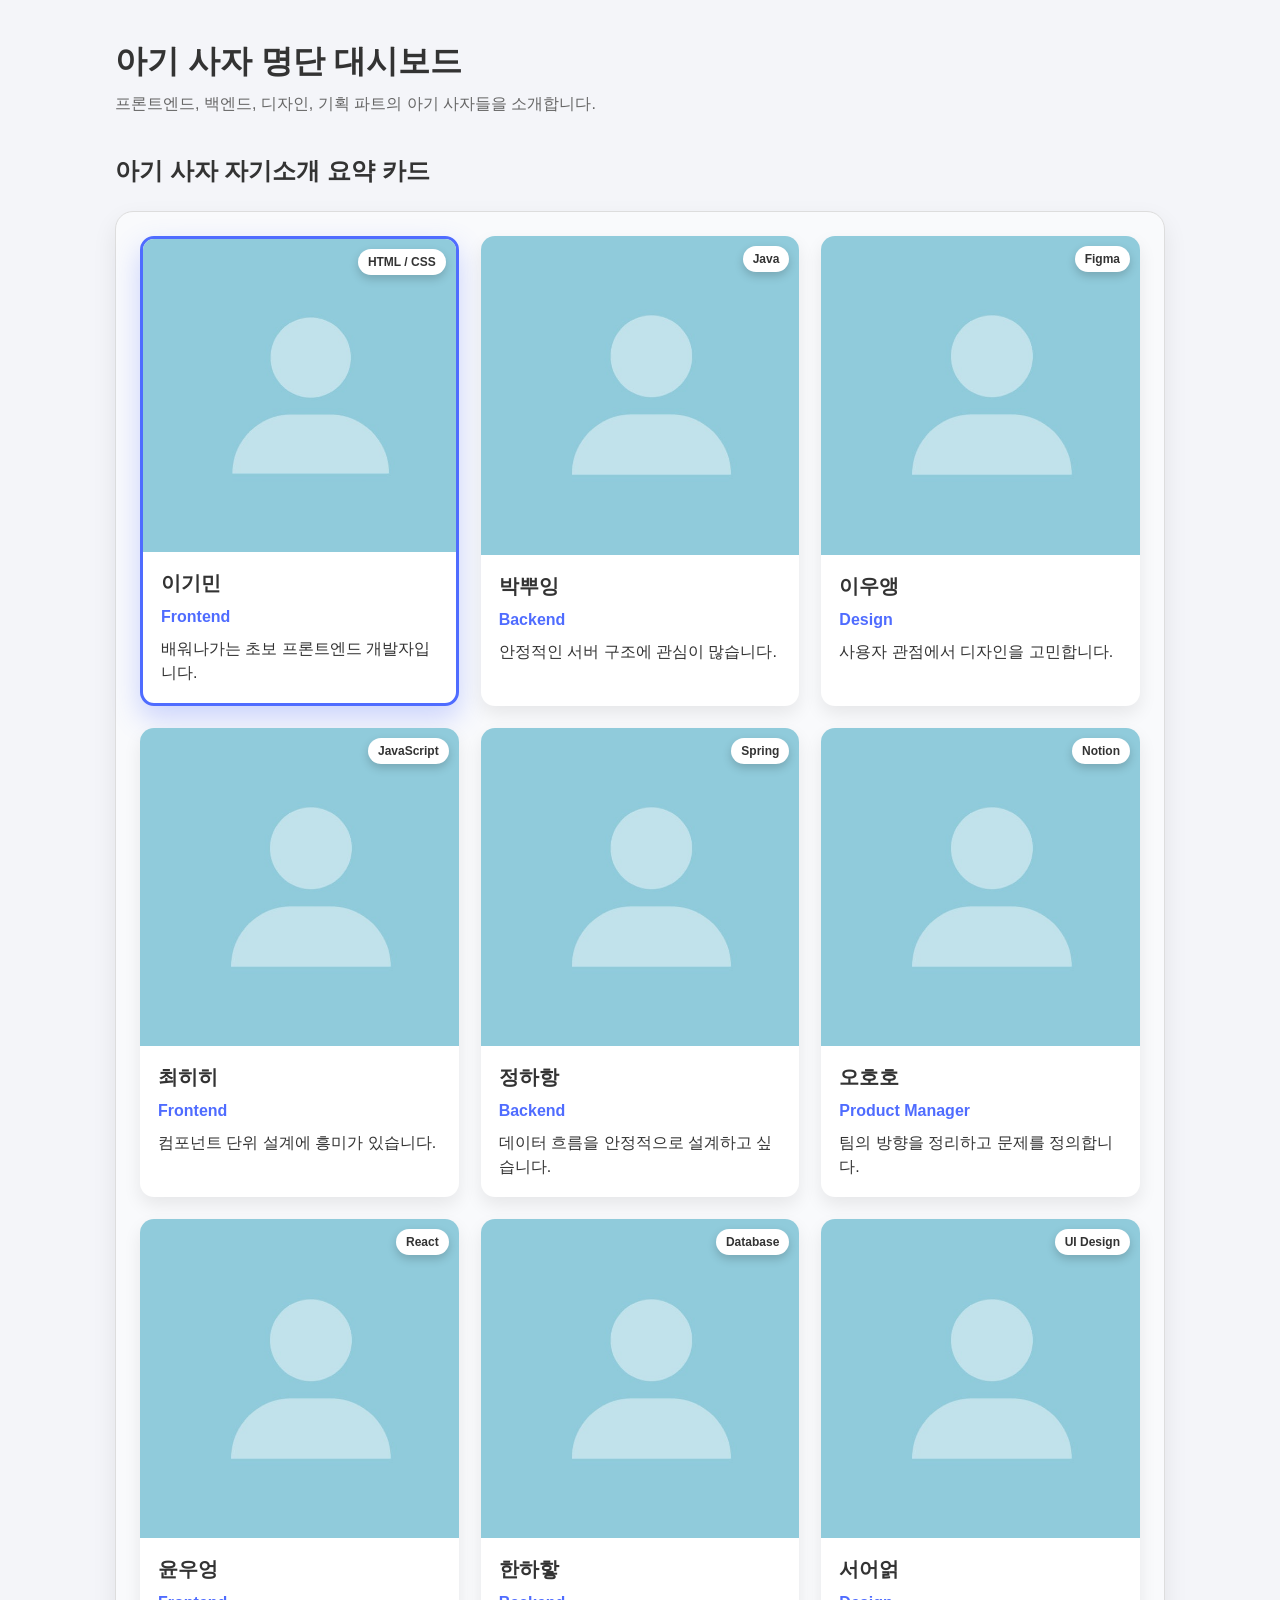
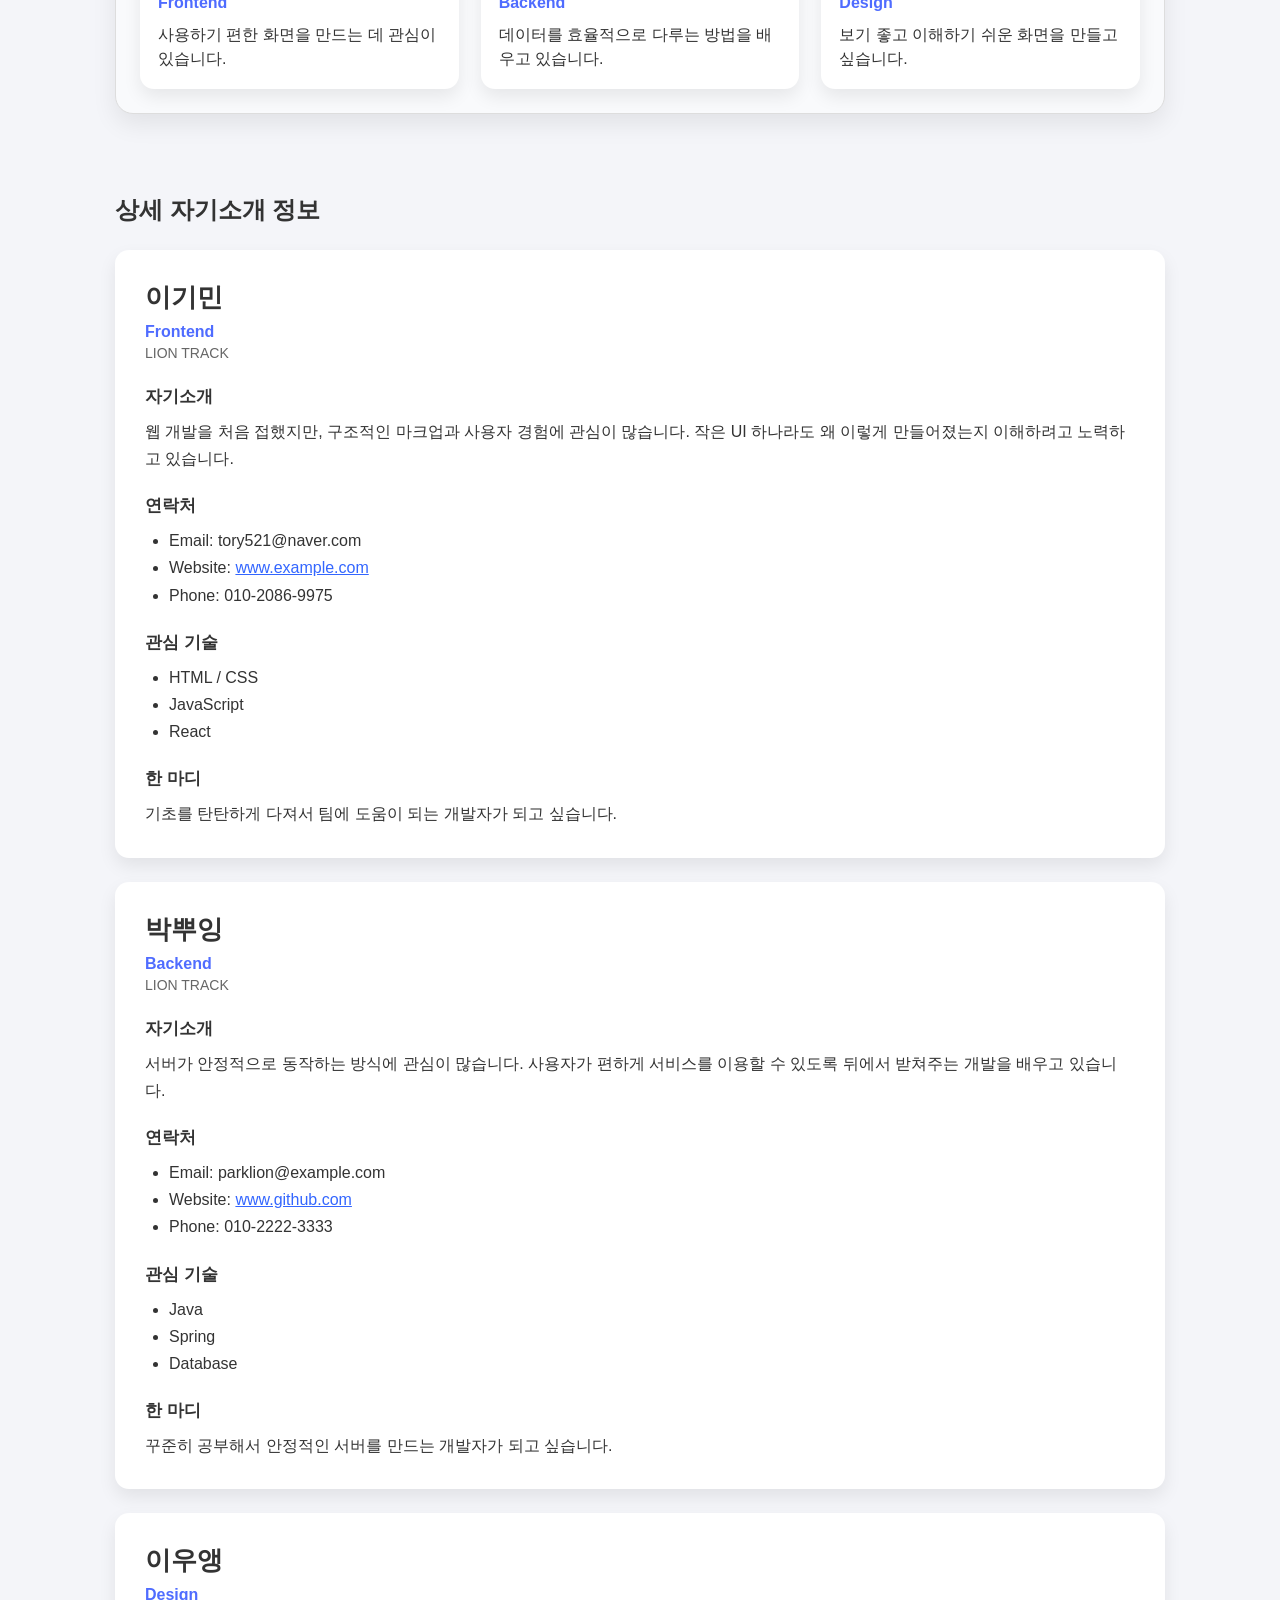
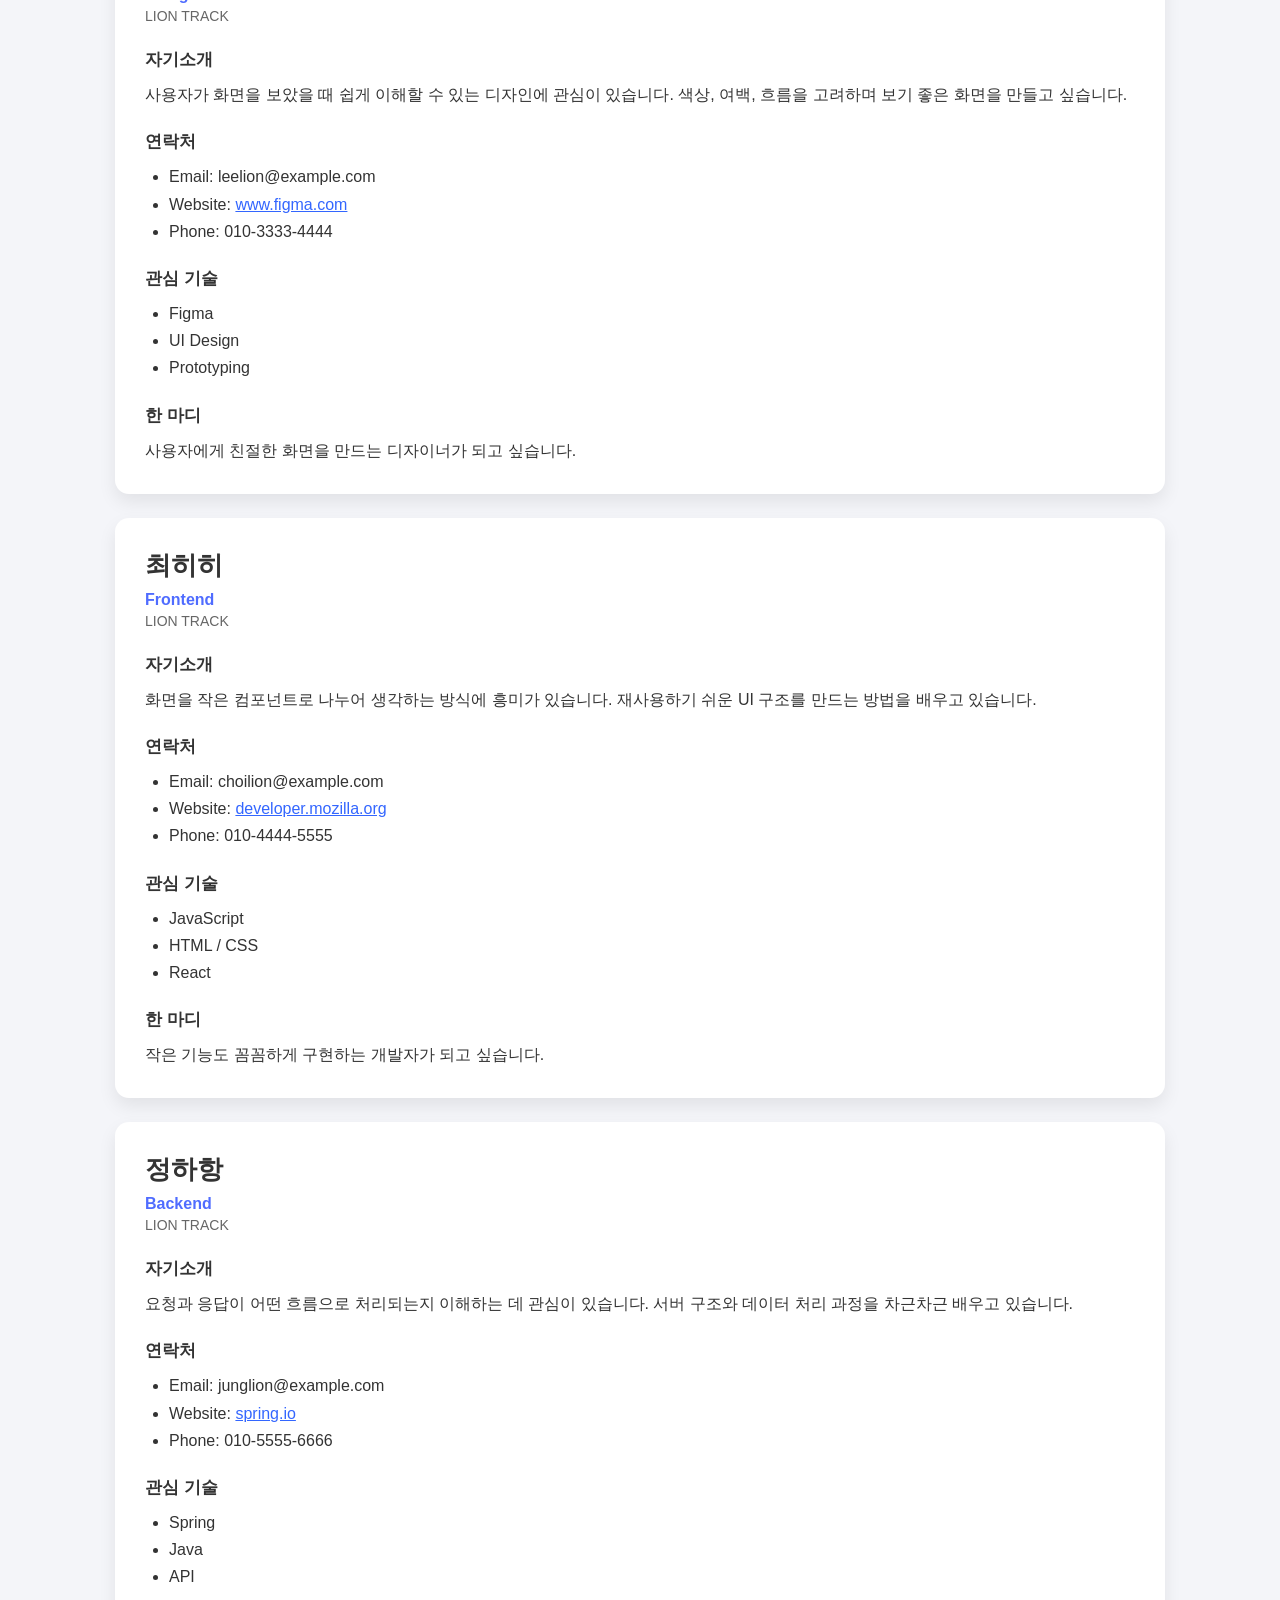
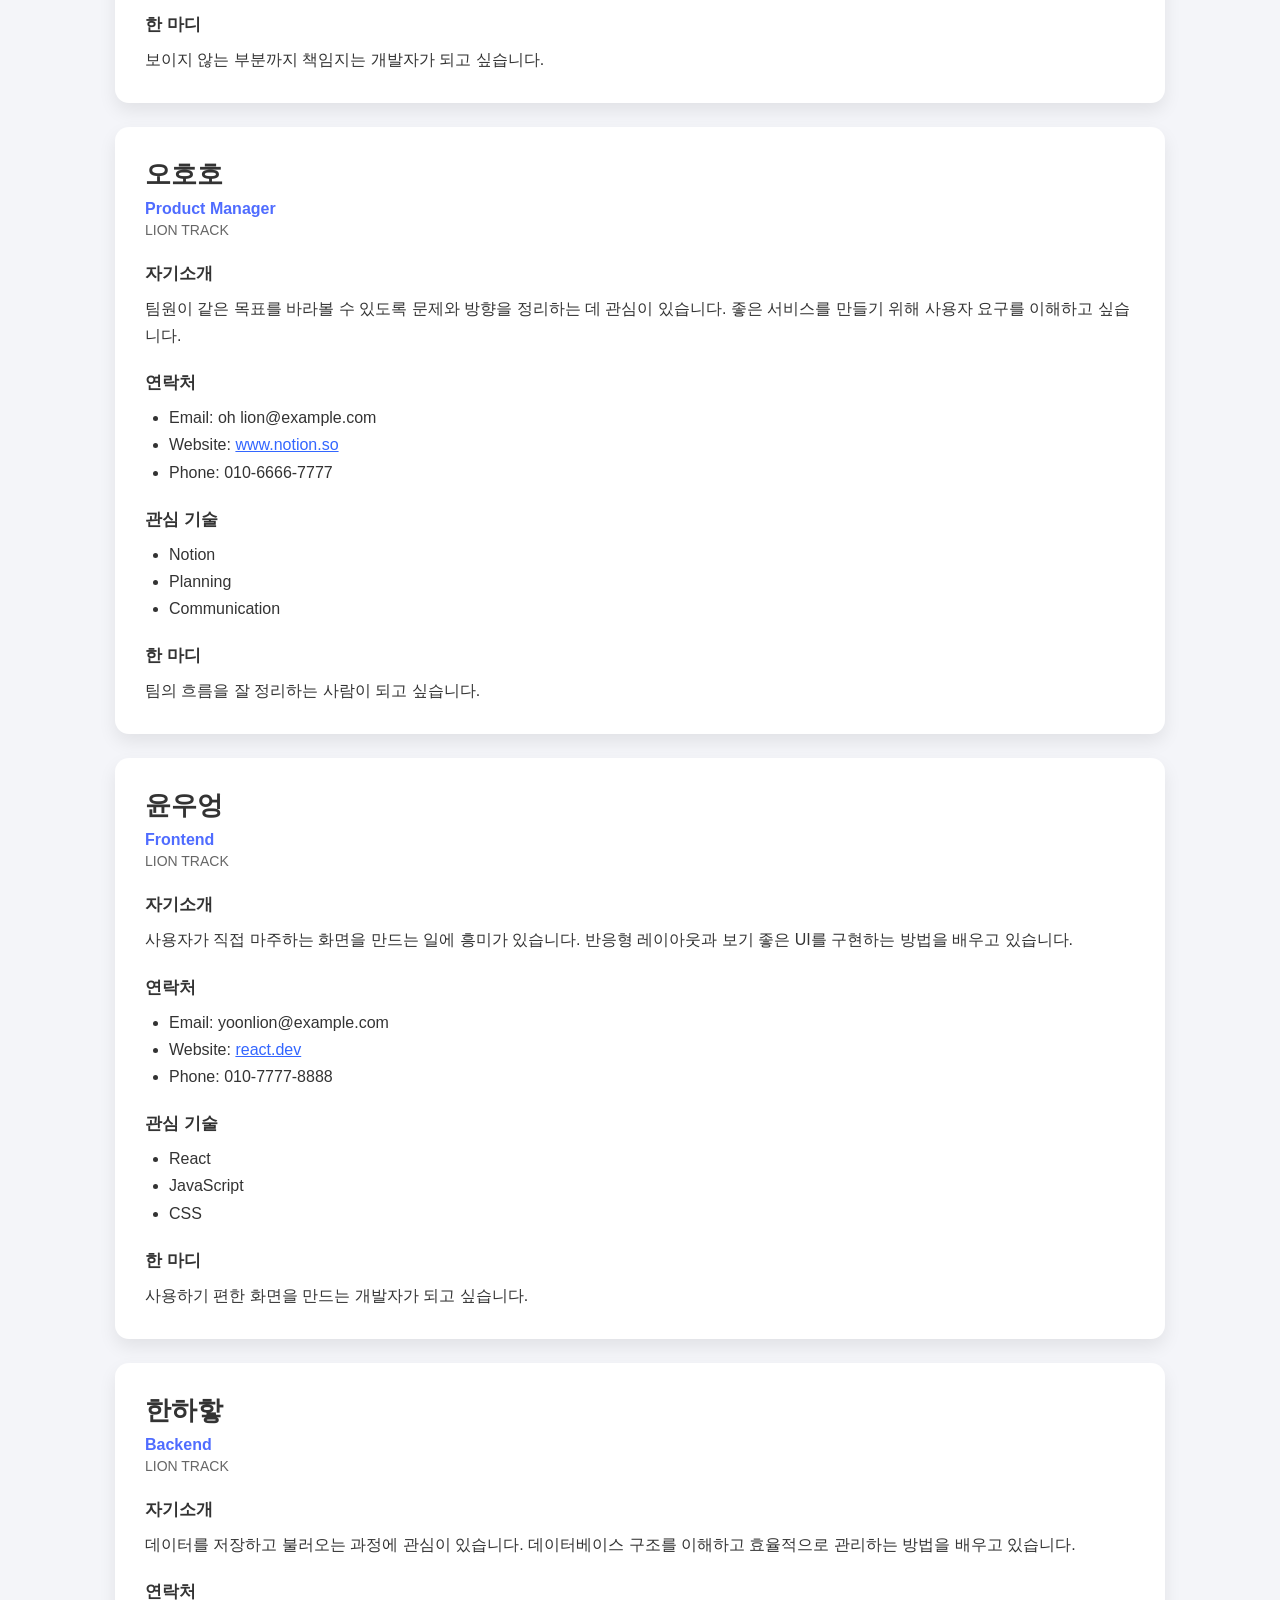
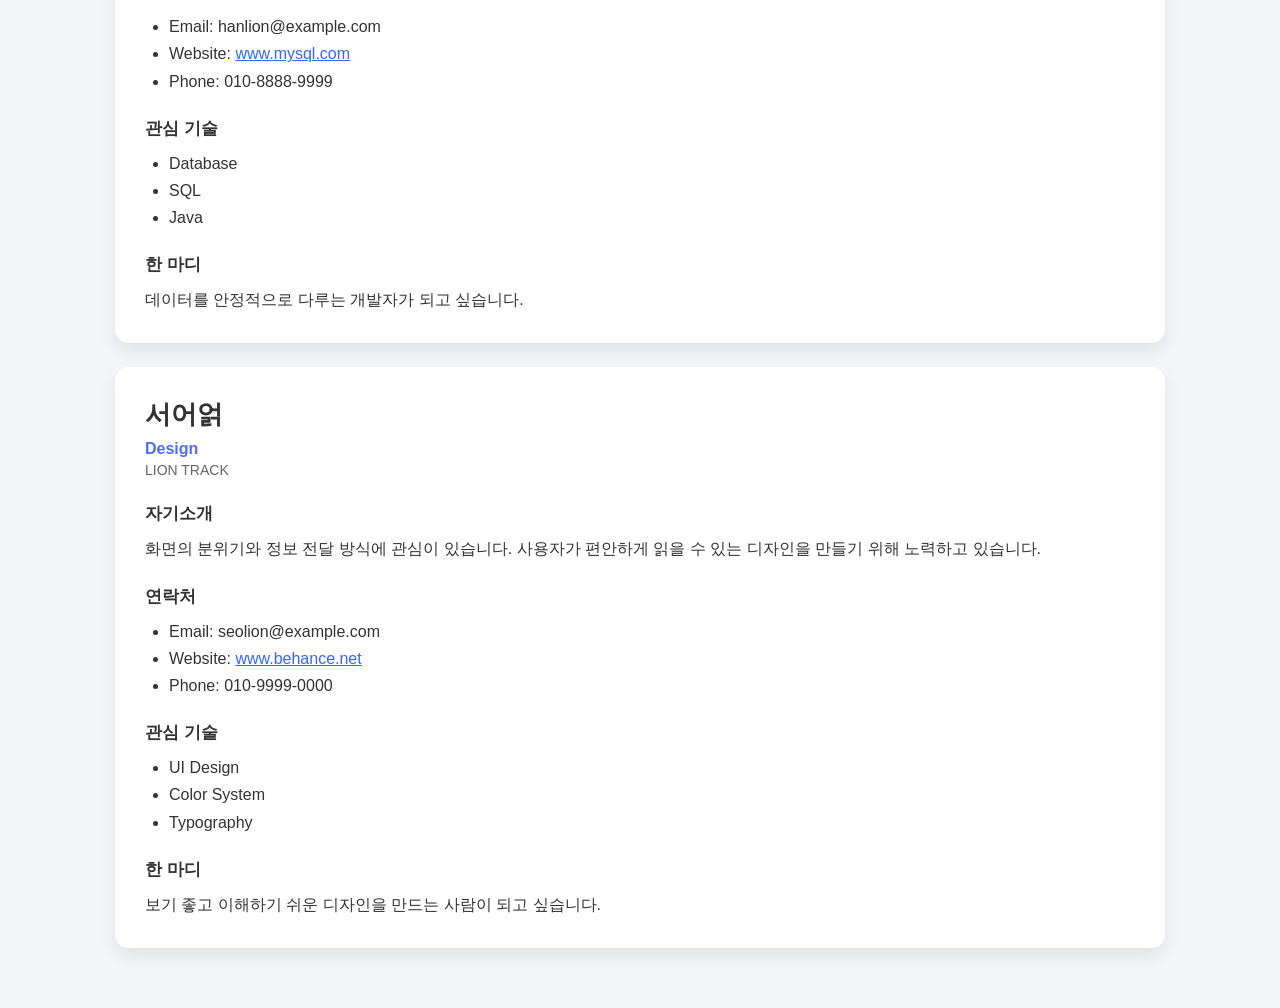
<file: index.html>
<!DOCTYPE html>
<html lang="ko">
<head>
  <meta charset="UTF-8">
  <title>아기 사자 명단 대시보드</title>
  <link rel="stylesheet" href="style.css">
</head>
<body>
  <main class="page">

    <header class="page-header">
      <h1>아기 사자 명단 대시보드</h1>
      <p>프론트엔드, 백엔드, 디자인, 기획 파트의 아기 사자들을 소개합니다.</p>
    </header>

    <section class="summary-section">
      <h2>아기 사자 자기소개 요약 카드</h2>

      <div class="card-grid">

        <article class="summary-card my-card">
          <div class="image-box">
            <img src="profile.png" alt="김아기사자 프로필 이미지">
            <span class="badge">HTML / CSS</span>
          </div>
          <div class="summary-content">
            <h3>이기민</h3>
            <p class="part">Frontend</p>
            <p>배워나가는 초보 프론트엔드 개발자입니다.</p>
          </div>
        </article>

        <article class="summary-card">
          <div class="image-box">
            <img src="profile.png" alt="박아기사자 프로필 이미지">
            <span class="badge">Java</span>
          </div>
          <div class="summary-content">
            <h3>박뿌잉</h3>
            <p class="part">Backend</p>
            <p>안정적인 서버 구조에 관심이 많습니다.</p>
          </div>
        </article>

        <article class="summary-card">
          <div class="image-box">
            <img src="profile.png" alt="이아기사자 프로필 이미지">
            <span class="badge">Figma</span>
          </div>
          <div class="summary-content">
            <h3>이우앵</h3>
            <p class="part">Design</p>
            <p>사용자 관점에서 디자인을 고민합니다.</p>
          </div>
        </article>

        <article class="summary-card">
          <div class="image-box">
            <img src="profile.png" alt="최아기사자 프로필 이미지">
            <span class="badge">JavaScript</span>
          </div>
          <div class="summary-content">
            <h3>최히히</h3>
            <p class="part">Frontend</p>
            <p>컴포넌트 단위 설계에 흥미가 있습니다.</p>
          </div>
        </article>

        <article class="summary-card">
          <div class="image-box">
            <img src="profile.png" alt="정아기사자 프로필 이미지">
            <span class="badge">Spring</span>
          </div>
          <div class="summary-content">
            <h3>정하항</h3>
            <p class="part">Backend</p>
            <p>데이터 흐름을 안정적으로 설계하고 싶습니다.</p>
          </div>
        </article>

        <article class="summary-card">
          <div class="image-box">
            <img src="profile.png" alt="오아기사자 프로필 이미지">
            <span class="badge">Notion</span>
          </div>
          <div class="summary-content">
            <h3>오호호</h3>
            <p class="part">Product Manager</p>
            <p>팀의 방향을 정리하고 문제를 정의합니다.</p>
          </div>
        </article>

        <article class="summary-card">
          <div class="image-box">
            <img src="profile.png" alt="윤아기사자 프로필 이미지">
            <span class="badge">React</span>
          </div>
          <div class="summary-content">
            <h3>윤우엉</h3>
            <p class="part">Frontend</p>
            <p>사용하기 편한 화면을 만드는 데 관심이 있습니다.</p>
          </div>
        </article>

        <article class="summary-card">
          <div class="image-box">
            <img src="profile.png" alt="한아기사자 프로필 이미지">
            <span class="badge">Database</span>
          </div>
          <div class="summary-content">
            <h3>한하핳</h3>
            <p class="part">Backend</p>
            <p>데이터를 효율적으로 다루는 방법을 배우고 있습니다.</p>
          </div>
        </article>

        <article class="summary-card">
          <div class="image-box">
            <img src="profile.png" alt="서아기사자 프로필 이미지">
            <span class="badge">UI Design</span>
          </div>
          <div class="summary-content">
            <h3>서어얽</h3>
            <p class="part">Design</p>
            <p>보기 좋고 이해하기 쉬운 화면을 만들고 싶습니다.</p>
          </div>
        </article>

      </div>
    </section>

    <section class="detail-section">
      <h2>상세 자기소개 정보</h2>

      <article class="detail-card">
        <h3>이기민</h3>
        <p class="part">Frontend</p>
        <p class="club">LION TRACK</p>

        <section class="info-group">
          <h4>자기소개</h4>
          <p>
            웹 개발을 처음 접했지만, 구조적인 마크업과 사용자 경험에 관심이 많습니다.
            작은 UI 하나라도 왜 이렇게 만들어졌는지 이해하려고 노력하고 있습니다.
          </p>
        </section>

        <section class="info-group">
          <h4>연락처</h4>
          <ul>
            <li>Email: tory521@naver.com</li>
            <li>Website: <a href="https://www.example.com">www.example.com</a></li>
            <li>Phone: 010-2086-9975</li>
          </ul>
        </section>

        <section class="info-group">
          <h4>관심 기술</h4>
          <ul>
            <li>HTML / CSS</li>
            <li>JavaScript</li>
            <li>React</li>
          </ul>
        </section>

        <section class="info-group">
          <h4>한 마디</h4>
          <p>기초를 탄탄하게 다져서 팀에 도움이 되는 개발자가 되고 싶습니다.</p>
        </section>
      </article>

      <article class="detail-card">
        <h3>박뿌잉</h3>
        <p class="part">Backend</p>
        <p class="club">LION TRACK</p>

        <section class="info-group">
          <h4>자기소개</h4>
          <p>
            서버가 안정적으로 동작하는 방식에 관심이 많습니다.
            사용자가 편하게 서비스를 이용할 수 있도록 뒤에서 받쳐주는 개발을 배우고 있습니다.
          </p>
        </section>

        <section class="info-group">
          <h4>연락처</h4>
          <ul>
            <li>Email: parklion@example.com</li>
            <li>Website: <a href="https://www.github.com">www.github.com</a></li>
            <li>Phone: 010-2222-3333</li>
          </ul>
        </section>

        <section class="info-group">
          <h4>관심 기술</h4>
          <ul>
            <li>Java</li>
            <li>Spring</li>
            <li>Database</li>
          </ul>
        </section>

        <section class="info-group">
          <h4>한 마디</h4>
          <p>꾸준히 공부해서 안정적인 서버를 만드는 개발자가 되고 싶습니다.</p>
        </section>
      </article>

      <article class="detail-card">
        <h3>이우앵</h3>
        <p class="part">Design</p>
        <p class="club">LION TRACK</p>

        <section class="info-group">
          <h4>자기소개</h4>
          <p>
            사용자가 화면을 보았을 때 쉽게 이해할 수 있는 디자인에 관심이 있습니다.
            색상, 여백, 흐름을 고려하며 보기 좋은 화면을 만들고 싶습니다.
          </p>
        </section>

        <section class="info-group">
          <h4>연락처</h4>
          <ul>
            <li>Email: leelion@example.com</li>
            <li>Website: <a href="https://www.figma.com">www.figma.com</a></li>
            <li>Phone: 010-3333-4444</li>
          </ul>
        </section>

        <section class="info-group">
          <h4>관심 기술</h4>
          <ul>
            <li>Figma</li>
            <li>UI Design</li>
            <li>Prototyping</li>
          </ul>
        </section>

        <section class="info-group">
          <h4>한 마디</h4>
          <p>사용자에게 친절한 화면을 만드는 디자이너가 되고 싶습니다.</p>
        </section>
      </article>

      <article class="detail-card">
        <h3>최히히</h3>
        <p class="part">Frontend</p>
        <p class="club">LION TRACK</p>

        <section class="info-group">
          <h4>자기소개</h4>
          <p>
            화면을 작은 컴포넌트로 나누어 생각하는 방식에 흥미가 있습니다.
            재사용하기 쉬운 UI 구조를 만드는 방법을 배우고 있습니다.
          </p>
        </section>

        <section class="info-group">
          <h4>연락처</h4>
          <ul>
            <li>Email: choilion@example.com</li>
            <li>Website: <a href="https://developer.mozilla.org">developer.mozilla.org</a></li>
            <li>Phone: 010-4444-5555</li>
          </ul>
        </section>

        <section class="info-group">
          <h4>관심 기술</h4>
          <ul>
            <li>JavaScript</li>
            <li>HTML / CSS</li>
            <li>React</li>
          </ul>
        </section>

        <section class="info-group">
          <h4>한 마디</h4>
          <p>작은 기능도 꼼꼼하게 구현하는 개발자가 되고 싶습니다.</p>
        </section>
      </article>

      <article class="detail-card">
        <h3>정하항</h3>
        <p class="part">Backend</p>
        <p class="club">LION TRACK</p>

        <section class="info-group">
          <h4>자기소개</h4>
          <p>
            요청과 응답이 어떤 흐름으로 처리되는지 이해하는 데 관심이 있습니다.
            서버 구조와 데이터 처리 과정을 차근차근 배우고 있습니다.
          </p>
        </section>

        <section class="info-group">
          <h4>연락처</h4>
          <ul>
            <li>Email: junglion@example.com</li>
            <li>Website: <a href="https://spring.io">spring.io</a></li>
            <li>Phone: 010-5555-6666</li>
          </ul>
        </section>

        <section class="info-group">
          <h4>관심 기술</h4>
          <ul>
            <li>Spring</li>
            <li>Java</li>
            <li>API</li>
          </ul>
        </section>

        <section class="info-group">
          <h4>한 마디</h4>
          <p>보이지 않는 부분까지 책임지는 개발자가 되고 싶습니다.</p>
        </section>
      </article>

      <article class="detail-card">
        <h3>오호호</h3>
        <p class="part">Product Manager</p>
        <p class="club">LION TRACK</p>

        <section class="info-group">
          <h4>자기소개</h4>
          <p>
            팀원이 같은 목표를 바라볼 수 있도록 문제와 방향을 정리하는 데 관심이 있습니다.
            좋은 서비스를 만들기 위해 사용자 요구를 이해하고 싶습니다.
          </p>
        </section>

        <section class="info-group">
          <h4>연락처</h4>
          <ul>
            <li>Email: oh lion@example.com</li>
            <li>Website: <a href="https://www.notion.so">www.notion.so</a></li>
            <li>Phone: 010-6666-7777</li>
          </ul>
        </section>

        <section class="info-group">
          <h4>관심 기술</h4>
          <ul>
            <li>Notion</li>
            <li>Planning</li>
            <li>Communication</li>
          </ul>
        </section>

        <section class="info-group">
          <h4>한 마디</h4>
          <p>팀의 흐름을 잘 정리하는 사람이 되고 싶습니다.</p>
        </section>
      </article>

      <article class="detail-card">
        <h3>윤우엉</h3>
        <p class="part">Frontend</p>
        <p class="club">LION TRACK</p>

        <section class="info-group">
          <h4>자기소개</h4>
          <p>
            사용자가 직접 마주하는 화면을 만드는 일에 흥미가 있습니다.
            반응형 레이아웃과 보기 좋은 UI를 구현하는 방법을 배우고 있습니다.
          </p>
        </section>

        <section class="info-group">
          <h4>연락처</h4>
          <ul>
            <li>Email: yoonlion@example.com</li>
            <li>Website: <a href="https://react.dev">react.dev</a></li>
            <li>Phone: 010-7777-8888</li>
          </ul>
        </section>

        <section class="info-group">
          <h4>관심 기술</h4>
          <ul>
            <li>React</li>
            <li>JavaScript</li>
            <li>CSS</li>
          </ul>
        </section>

        <section class="info-group">
          <h4>한 마디</h4>
          <p>사용하기 편한 화면을 만드는 개발자가 되고 싶습니다.</p>
        </section>
      </article>

      <article class="detail-card">
        <h3>한하핳</h3>
        <p class="part">Backend</p>
        <p class="club">LION TRACK</p>

        <section class="info-group">
          <h4>자기소개</h4>
          <p>
            데이터를 저장하고 불러오는 과정에 관심이 있습니다.
            데이터베이스 구조를 이해하고 효율적으로 관리하는 방법을 배우고 있습니다.
          </p>
        </section>

        <section class="info-group">
          <h4>연락처</h4>
          <ul>
            <li>Email: hanlion@example.com</li>
            <li>Website: <a href="https://www.mysql.com">www.mysql.com</a></li>
            <li>Phone: 010-8888-9999</li>
          </ul>
        </section>

        <section class="info-group">
          <h4>관심 기술</h4>
          <ul>
            <li>Database</li>
            <li>SQL</li>
            <li>Java</li>
          </ul>
        </section>

        <section class="info-group">
          <h4>한 마디</h4>
          <p>데이터를 안정적으로 다루는 개발자가 되고 싶습니다.</p>
        </section>
      </article>

      <article class="detail-card">
        <h3>서어얽</h3>
        <p class="part">Design</p>
        <p class="club">LION TRACK</p>

        <section class="info-group">
          <h4>자기소개</h4>
          <p>
            화면의 분위기와 정보 전달 방식에 관심이 있습니다.
            사용자가 편안하게 읽을 수 있는 디자인을 만들기 위해 노력하고 있습니다.
          </p>
        </section>

        <section class="info-group">
          <h4>연락처</h4>
          <ul>
            <li>Email: seolion@example.com</li>
            <li>Website: <a href="https://www.behance.net">www.behance.net</a></li>
            <li>Phone: 010-9999-0000</li>
          </ul>
        </section>

        <section class="info-group">
          <h4>관심 기술</h4>
          <ul>
            <li>UI Design</li>
            <li>Color System</li>
            <li>Typography</li>
          </ul>
        </section>

        <section class="info-group">
          <h4>한 마디</h4>
          <p>보기 좋고 이해하기 쉬운 디자인을 만드는 사람이 되고 싶습니다.</p>
        </section>
      </article>

    </section>

  </main>
</body>
</html>
</file>
<file: style.css>
* {
  box-sizing: border-box;
}

body {
  margin: 0;
  background-color: #f4f5f9;
  color: #333333;
  font-family: Arial, sans-serif;
}

.page {
  width: 90%;
  max-width: 1050px;
  margin: 40px auto;
}

.page-header {
  margin-bottom: 40px;
}

.page-header h1 {
  margin: 0 0 10px;
  font-size: 32px;
}

.page-header p {
  margin: 0;
  color: #666666;
}

.summary-section,
.detail-section {
  margin-bottom: 60px;
}

.summary-section h2,
.detail-section h2 {
  margin-bottom: 24px;
  font-size: 24px;
}

.card-grid {
  padding: 24px;
  background-color: #f9fafc;
  border: 1px solid #dddddd;
  border-radius: 18px;
  box-shadow: 0 10px 25px rgba(0, 0, 0, 0.08);

  display: grid;
  grid-template-columns: 1fr;
  gap: 22px;
}

.summary-card {
  overflow: hidden;
  background-color: white;
  border-radius: 14px;
  box-shadow: 0 8px 18px rgba(0, 0, 0, 0.08);

  display: flex;
  flex-direction: column;
}

.my-card {
  border: 3px solid #4f6cff;
  box-shadow: 0 12px 28px rgba(79, 108, 255, 0.28);
}

.image-box {
  position: relative;
  width: 100%;
}

.image-box img {
  display: block;
  width: 100%;
  aspect-ratio: 1 / 1;
  object-fit: cover;
}

.badge {
  position: absolute;
  top: 10px;
  right: 10px;

  padding: 6px 10px;
  background-color: white;
  color: #333333;
  border-radius: 999px;
  font-size: 12px;
  font-weight: bold;
  box-shadow: 0 4px 10px rgba(0, 0, 0, 0.18);
}

.summary-content {
  padding: 18px;

  display: flex;
  flex-direction: column;
  gap: 8px;
}

.summary-content h3 {
  margin: 0;
  font-size: 20px;
}

.summary-content p {
  margin: 0;
  line-height: 1.5;
}

.part {
  color: #4f6cff;
  font-weight: bold;
}

.detail-section {
  display: flex;
  flex-direction: column;
  gap: 24px;
}

.detail-section h2 {
  margin-bottom: 0;
}

.detail-card {
  padding: 30px;
  background-color: white;
  border-radius: 14px;
  box-shadow: 0 8px 18px rgba(0, 0, 0, 0.08);
}

.detail-card h3 {
  margin: 0;
  font-size: 26px;
}

.detail-card > .part {
  margin: 8px 0 4px;
}

.club {
  margin: 0 0 24px;
  color: #666666;
  font-size: 14px;
}

.info-group {
  margin-top: 22px;
}

.info-group h4 {
  margin: 0 0 10px;
  font-size: 17px;
}

.info-group p {
  margin: 0;
  line-height: 1.7;
}

ul {
  margin: 0;
  padding-left: 24px;
  line-height: 1.7;
}

a {
  color: #3366ff;
}

/* 태블릿 / 중간 화면: 2열 */
@media screen and (min-width: 700px) {
  .card-grid {
    grid-template-columns: repeat(2, 1fr);
  }
}

/* 데스크톱 화면: 3열 */
@media screen and (min-width: 1000px) {
  .card-grid {
    grid-template-columns: repeat(3, 1fr);
  }
}
</file>
